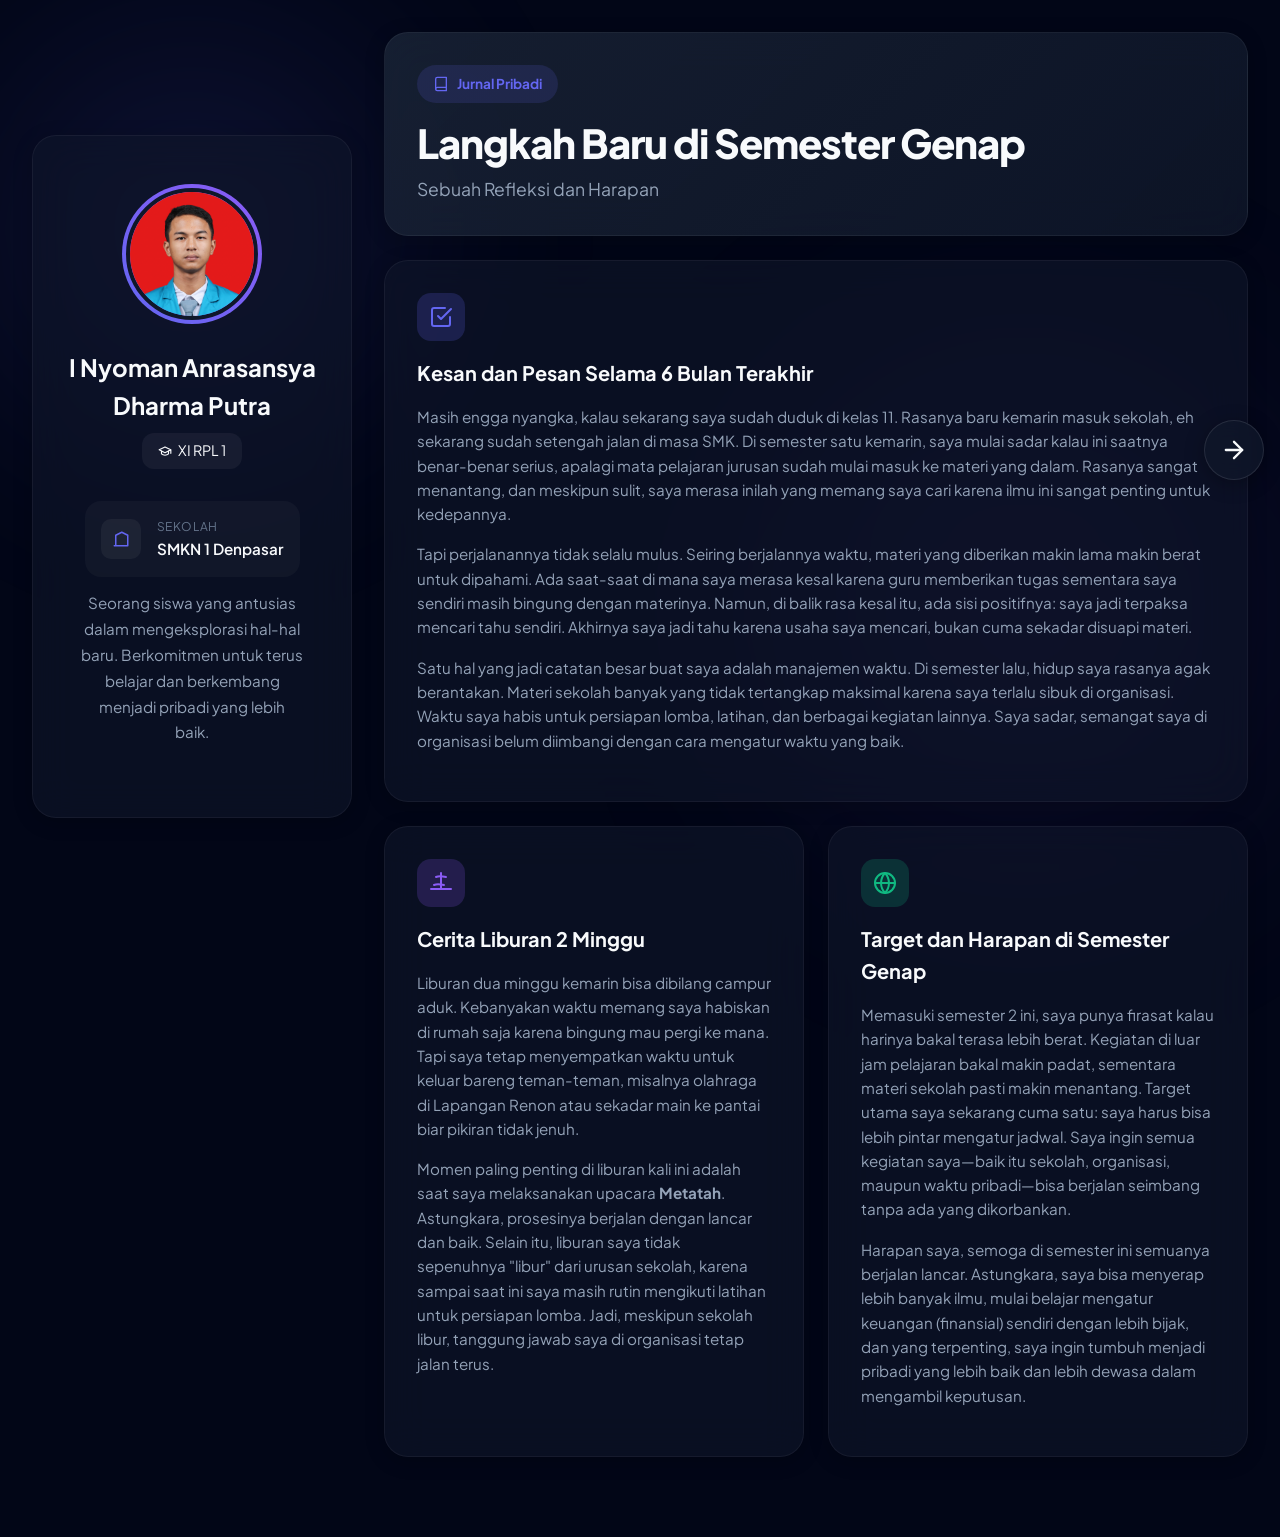
<file: index.html>
<!DOCTYPE html>
<html lang="id">
<head>
    <meta charset="UTF-8">
    <meta name="viewport" content="width=device-width, initial-scale=1.0">
    <title>Refleksi & Resolusi | Anrasansya</title>
    <link href="https://fonts.googleapis.com/css2?family=Plus+Jakarta+Sans:wght@300;400;500;600;700;800&display=swap" rel="stylesheet">
    <link rel="stylesheet" href="style.css">
</head>
<body>

    <!-- Background Elements -->
    <div class="bg-glow-1"></div>
    <div class="bg-glow-2"></div>

    <div class="bento-container">
        
        <!-- Profile Card (Sidebar / Fixed Width) -->
        <aside class="bento-item profile-card fade-in">
            <div class="profile-header">
                <div class="profile-img-container">
                    <img src="Foto.png" alt="Anra Putra">
                </div>
                <h2>I Nyoman Anrasansya<br>Dharma Putra</h2>
                <div class="status-pill">
                    <svg xmlns="http://www.w3.org/2000/svg" width="14" height="14" viewBox="0 0 24 24" fill="none" stroke="currentColor" stroke-width="2" stroke-linecap="round" stroke-linejoin="round"><path d="M22 10v6M2 10l10-5 10 5-10 5z"></path><path d="M6 12v5c3 3 9 3 12 0v-5"></path></svg>
                    XI RPL 1
                </div>
            </div>
            
            <div class="profile-details">
                <div class="detail-row">
                    <div class="icon-box">
                        <svg xmlns="http://www.w3.org/2000/svg" width="18" height="18" viewBox="0 0 24 24" fill="none" stroke="currentColor" stroke-width="2" stroke-linecap="round" stroke-linejoin="round"><path d="M3 21h18M5 21V7l8-4 8 4v14H5z"></path></svg>
                    </div>
                    <div>
                        <span class="label">Sekolah</span>
                        <span class="value">SMKN 1 Denpasar</span>
                    </div>
                </div>
            </div>

            <p class="profile-bio">
                Seorang siswa yang antusias dalam mengeksplorasi hal-hal baru. Berkomitmen untuk terus belajar dan berkembang menjadi pribadi yang lebih baik.
            </p>
        </aside>

        <!-- Main Content Area -->
        <main class="content-grid">
            
            <!-- Hero Section -->
            <header class="bento-item hero-card fade-in">
                <div class="header-content">
                    <div class="badge">
                        <svg xmlns="http://www.w3.org/2000/svg" width="16" height="16" viewBox="0 0 24 24" fill="none" stroke="currentColor" stroke-width="2" stroke-linecap="round" stroke-linejoin="round"><path d="M4 19.5A2.5 2.5 0 0 1 6.5 17H20"></path><path d="M6.5 2H20v20H6.5A2.5 2.5 0 0 1 4 19.5v-15A2.5 2.5 0 0 1 6.5 2z"></path></svg>
                        <span>Jurnal Pribadi</span>
                    </div>
                    <h1>Langkah Baru di Semester Genap</h1>
                    <p>Sebuah Refleksi dan Harapan</p>
                </div>
            </header>

            <!-- Semester Ganjil (Wide) -->
            <section class="bento-item content-card ganjil fade-in">
                <div class="card-icon blue">
                    <svg xmlns="http://www.w3.org/2000/svg" width="24" height="24" viewBox="0 0 24 24" fill="none" stroke="currentColor" stroke-width="2" stroke-linecap="round" stroke-linejoin="round"><polyline points="9 11 12 14 22 4"></polyline><path d="M21 12v7a2 2 0 0 1-2 2H5a2 2 0 0 1-2-2V5a2 2 0 0 1 2-2h11"></path></svg>
                </div>
                <h3>Kesan dan Pesan Selama 6 Bulan Terakhir</h3>
                <p>Masih engga nyangka, kalau sekarang saya sudah duduk di kelas 11. Rasanya baru kemarin masuk sekolah, eh sekarang sudah setengah jalan di masa SMK. Di semester satu kemarin, saya mulai sadar kalau ini saatnya benar-benar serius, apalagi mata pelajaran jurusan sudah mulai masuk ke materi yang dalam. Rasanya sangat menantang, dan meskipun sulit, saya merasa inilah yang memang saya cari karena ilmu ini sangat penting untuk kedepannya.</p>
                <p>Tapi perjalanannya tidak selalu mulus. Seiring berjalannya waktu, materi yang diberikan makin lama makin berat untuk dipahami. Ada saat-saat di mana saya merasa kesal karena guru memberikan tugas sementara saya sendiri masih bingung dengan materinya. Namun, di balik rasa kesal itu, ada sisi positifnya: saya jadi terpaksa mencari tahu sendiri. Akhirnya saya jadi tahu karena usaha saya mencari, bukan cuma sekadar disuapi materi.</p>
                <p>Satu hal yang jadi catatan besar buat saya adalah manajemen waktu. Di semester lalu, hidup saya rasanya agak berantakan. Materi sekolah banyak yang tidak tertangkap maksimal karena saya terlalu sibuk di organisasi. Waktu saya habis untuk persiapan lomba, latihan, dan berbagai kegiatan lainnya. Saya sadar, semangat saya di organisasi belum diimbangi dengan cara mengatur waktu yang baik.</p>
            </section>

            <!-- Liburan (Square) -->
            <section class="bento-item content-card liburan fade-in">
                <div class="card-icon purple">
                    <svg xmlns="http://www.w3.org/2000/svg" width="24" height="24" viewBox="0 0 24 24" fill="none" stroke="currentColor" stroke-width="2" stroke-linecap="round" stroke-linejoin="round"><path d="M2 18h20"></path><path d="M12 18V2"></path><path d="M7 6c2.5-1 5-1 10 0"></path><path d="M5 14c2.5-1 5-1 10 0"></path></svg>
                </div>
                <h3>Cerita Liburan 2 Minggu</h3>
                <p>Liburan dua minggu kemarin bisa dibilang campur aduk. Kebanyakan waktu memang saya habiskan di rumah saja karena bingung mau pergi ke mana. Tapi saya tetap menyempatkan waktu untuk keluar bareng teman-teman, misalnya olahraga di Lapangan Renon atau sekadar main ke pantai biar pikiran tidak jenuh.</p>
                <p>Momen paling penting di liburan kali ini adalah saat saya melaksanakan upacara <strong>Metatah</strong>. Astungkara, prosesinya berjalan dengan lancar dan baik. Selain itu, liburan saya tidak sepenuhnya "libur" dari urusan sekolah, karena sampai saat ini saya masih rutin mengikuti latihan untuk persiapan lomba. Jadi, meskipun sekolah libur, tanggung jawab saya di organisasi tetap jalan terus.</p>
            </section>

            <!-- Resolusi (Square) -->
            <section class="bento-item content-card resolusi fade-in">
                <div class="card-icon green">
                    <svg xmlns="http://www.w3.org/2000/svg" width="24" height="24" viewBox="0 0 24 24" fill="none" stroke="currentColor" stroke-width="2" stroke-linecap="round" stroke-linejoin="round"><circle cx="12" cy="12" r="10"></circle><line x1="2" y1="12" x2="22" y2="12"></line><path d="M12 2a15.3 15.3 0 0 1 4 10 15.3 15.3 0 0 1-4 10 15.3 15.3 0 0 1-4-10 15.3 15.3 0 0 1 4-10z"></path></svg>
                </div>
                <h3>Target dan Harapan di Semester Genap</h3>
                <p>Memasuki semester 2 ini, saya punya firasat kalau harinya bakal terasa lebih berat. Kegiatan di luar jam pelajaran bakal makin padat, sementara materi sekolah pasti makin menantang. Target utama saya sekarang cuma satu: saya harus bisa lebih pintar mengatur jadwal. Saya ingin semua kegiatan saya—baik itu sekolah, organisasi, maupun waktu pribadi—bisa berjalan seimbang tanpa ada yang dikorbankan.</p>
                <p>Harapan saya, semoga di semester ini semuanya berjalan lancar. Astungkara, saya bisa menyerap lebih banyak ilmu, mulai belajar mengatur keuangan (finansial) sendiri dengan lebih bijak, dan yang terpenting, saya ingin tumbuh menjadi pribadi yang lebih baik dan lebih dewasa dalam mengambil keputusan.</p>
            </section>
        </main>

    </div>

    <!-- Floating Navigation -->
    <a href="index1.html" class="floating-nav next" title="Halaman Selanjutnya">
        <svg xmlns="http://www.w3.org/2000/svg" width="28" height="28" viewBox="0 0 24 24" fill="none" stroke="currentColor" stroke-width="2" stroke-linecap="round" stroke-linejoin="round"><path d="M5 12h14"></path><path d="m12 5 7 7-7 7"></path></svg>
    </a>

    <footer>
        <!-- <p>&copy; 2026 Developed by Anra Putra</p> -->
    </footer>

    <script src="script.js"></script>
</body>
</html>
</file>
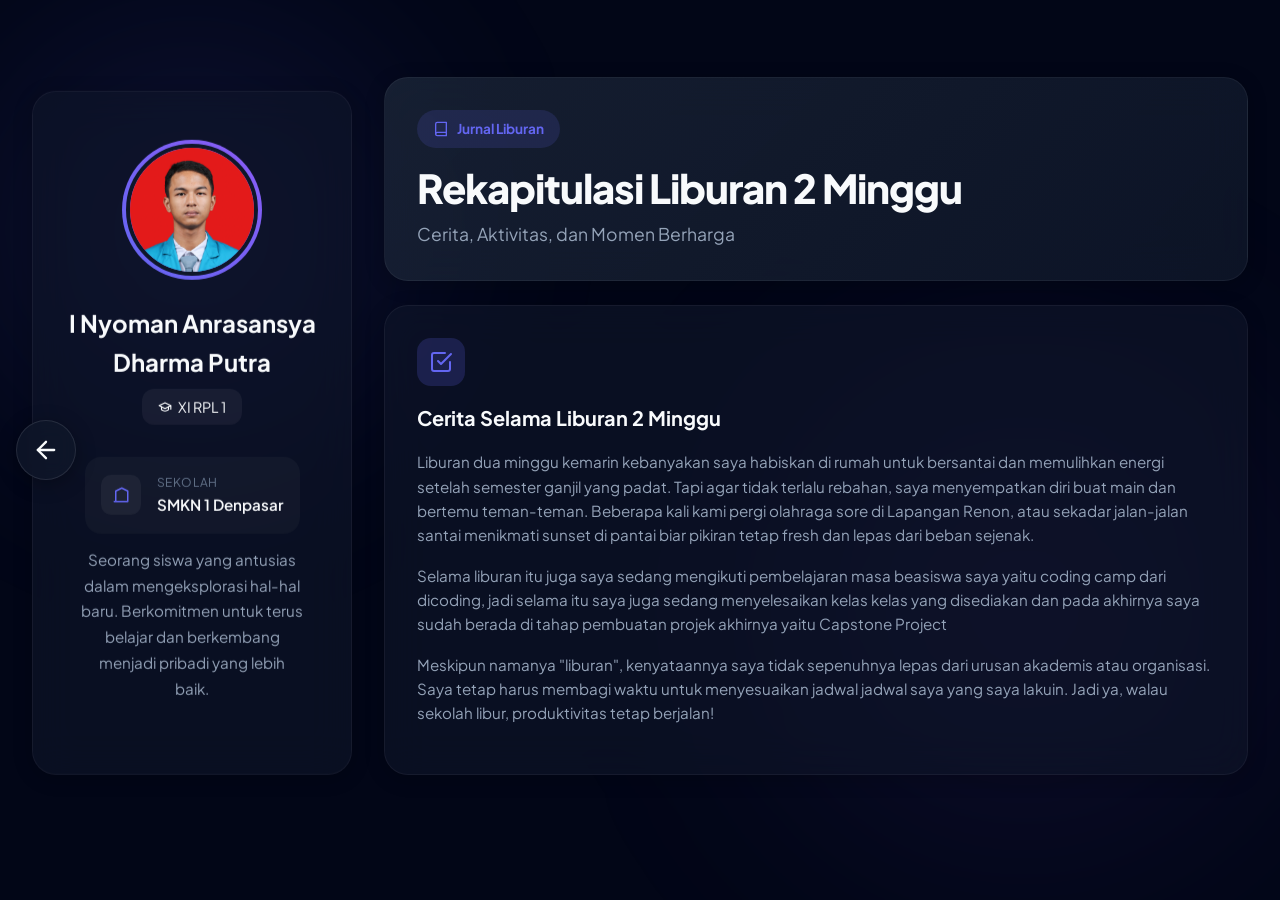
<file: index1.html>
<!DOCTYPE html>
<html lang="id">
<head>
    <meta charset="UTF-8">
    <meta name="viewport" content="width=device-width, initial-scale=1.0">
    <title>Jurnal Liburan | Anrasansya</title>
    <link href="https://fonts.googleapis.com/css2?family=Plus+Jakarta+Sans:wght@300;400;500;600;700;800&display=swap" rel="stylesheet">
    <link rel="stylesheet" href="style.css">
</head>
<body>

    <!-- Background Elements -->
    <div class="bg-glow-1"></div>
    <div class="bg-glow-2"></div>

    <div class="bento-container">
        
        <!-- Profile Card (Sidebar / Fixed Width) -->
        <aside class="bento-item profile-card fade-in">
            <div class="profile-header">
                <div class="profile-img-container">
                    <img src="Foto.png" alt="Anra Putra">
                </div>
                <h2>I Nyoman Anrasansya<br>Dharma Putra</h2>
                <div class="status-pill">
                    <svg xmlns="http://www.w3.org/2000/svg" width="14" height="14" viewBox="0 0 24 24" fill="none" stroke="currentColor" stroke-width="2" stroke-linecap="round" stroke-linejoin="round"><path d="M22 10v6M2 10l10-5 10 5-10 5z"></path><path d="M6 12v5c3 3 9 3 12 0v-5"></path></svg>
                    XI RPL 1
                </div>
            </div>
            
            <div class="profile-details">
                <div class="detail-row">
                    <div class="icon-box">
                        <svg xmlns="http://www.w3.org/2000/svg" width="18" height="18" viewBox="0 0 24 24" fill="none" stroke="currentColor" stroke-width="2" stroke-linecap="round" stroke-linejoin="round"><path d="M3 21h18M5 21V7l8-4 8 4v14H5z"></path></svg>
                    </div>
                    <div>
                        <span class="label">Sekolah</span>
                        <span class="value">SMKN 1 Denpasar</span>
                    </div>
                </div>
            </div>

            <p class="profile-bio">
                Seorang siswa yang antusias dalam mengeksplorasi hal-hal baru. Berkomitmen untuk terus belajar dan berkembang menjadi pribadi yang lebih baik.
            </p>
        </aside>

        <!-- Main Content Area -->
        <main class="content-grid">
            
            <!-- Hero Section -->
            <header class="bento-item hero-card fade-in">
                <div class="header-content">
                    <div class="badge">
                        <svg xmlns="http://www.w3.org/2000/svg" width="16" height="16" viewBox="0 0 24 24" fill="none" stroke="currentColor" stroke-width="2" stroke-linecap="round" stroke-linejoin="round"><path d="M4 19.5A2.5 2.5 0 0 1 6.5 17H20"></path><path d="M6.5 2H20v20H6.5A2.5 2.5 0 0 1 4 19.5v-15A2.5 2.5 0 0 1 6.5 2z"></path></svg>
                        <span>Jurnal Liburan</span>
                    </div>
                    <h1>Rekapitulasi Liburan 2 Minggu</h1>
                    <p>Cerita, Aktivitas, dan Momen Berharga</p>
                </div>
            </header>

            <!-- Cerita Liburan Keseluruhan (Single Container) -->
            <section class="bento-item content-card fade-in" style="grid-column: 1 / -1;">
                <div class="card-icon blue">
                    <svg xmlns="http://www.w3.org/2000/svg" width="24" height="24" viewBox="0 0 24 24" fill="none" stroke="currentColor" stroke-width="2" stroke-linecap="round" stroke-linejoin="round"><polyline points="9 11 12 14 22 4"></polyline><path d="M21 12v7a2 2 0 0 1-2 2H5a2 2 0 0 1-2-2V5a2 2 0 0 1 2-2h11"></path></svg>
                </div>
                <h3>Cerita Selama Liburan 2 Minggu</h3>
                <p>Liburan dua minggu kemarin kebanyakan saya habiskan di rumah untuk bersantai dan memulihkan energi setelah semester ganjil yang padat. Tapi agar tidak terlalu rebahan, saya menyempatkan diri buat main dan bertemu teman-teman. Beberapa kali kami pergi olahraga sore di Lapangan Renon, atau sekadar jalan-jalan santai menikmati sunset di pantai biar pikiran tetap fresh dan lepas dari beban sejenak.</p>
                <p>Selama liburan itu juga saya sedang mengikuti pembelajaran masa beasiswa saya yaitu coding camp dari dicoding, jadi selama itu saya juga sedang menyelesaikan kelas kelas yang disediakan dan pada akhirnya saya sudah berada di tahap pembuatan projek akhirnya yaitu Capstone Project</p>
                <p>Meskipun namanya "liburan", kenyataannya saya tidak sepenuhnya lepas dari urusan akademis atau organisasi. Saya tetap harus membagi waktu untuk menyesuaikan jadwal jadwal saya yang saya lakuin. Jadi ya, walau sekolah libur, produktivitas tetap berjalan!</p>
            </section>
        </main>

    </div>

    <!-- Floating Navigation -->
    <a href="index.html" class="floating-nav prev" title="Halaman Sebelumnya">
        <svg xmlns="http://www.w3.org/2000/svg" width="28" height="28" viewBox="0 0 24 24" fill="none" stroke="currentColor" stroke-width="2" stroke-linecap="round" stroke-linejoin="round"><path d="m12 19-7-7 7-7"></path><path d="M19 12H5"></path></svg>
    </a>

    <footer>
        <!-- <p>&copy; 2026 Developed by Anra Putra</p> -->
    </footer>

    <script src="script.js"></script>
</body>
</html>
</file>
<file: style.css>
:root {
    /* STRICT DARK MODE PALETTE - No Light Mode Variables */
    
    /* Backgrounds */
    --bg-main: #020617; /* Very Dark Slate */
    --bg-card: #0f172a; /* Slate 900 */
    --bg-card-hover: #1e293b; /* Slate 800 */
    
    /* Accents */
    --accent-blue: #6366f1; /* Indigo 500 */
    --accent-purple: #8b5cf6; /* Violet 500 */
    --accent-green: #10b981; /* Emerald 500 */
    --accent-glow: rgba(99, 102, 241, 0.15);
    
    /* Text */
    --text-primary: #f8fafc; /* Slate 50 */
    --text-secondary: #94a3b8; /* Slate 400 */
    --text-muted: #64748b; /* Slate 500 */
    
    /* Borders & Glass */
    --glass-border: 1px solid rgba(255, 255, 255, 0.05);
    --glass-highlight: 1px solid rgba(255, 255, 255, 0.1);
}

* {
    margin: 0;
    padding: 0;
    box-sizing: border-box;
}

body {
    font-family: 'Plus Jakarta Sans', sans-serif;
    background-color: var(--bg-main);
    color: var(--text-secondary);
    line-height: 1.6;
    min-height: 100vh;
    padding: 2rem;
    display: flex;
    flex-direction: column;
    justify-content: center;
    position: relative;
    overflow-x: hidden;
}

/* Background Ambient Glows */
.bg-glow-1 {
    position: fixed;
    top: -10%;
    left: -10%;
    width: 50vw;
    height: 50vw;
    background: radial-gradient(circle, rgba(99,102,241,0.15) 0%, rgba(0,0,0,0) 70%);
    filter: blur(80px);
    z-index: -1;
    animation: float 20s infinite alternate;
}

.bg-glow-2 {
    position: fixed;
    bottom: -10%;
    right: -10%;
    width: 60vw;
    height: 60vw;
    background: radial-gradient(circle, rgba(139,92,246,0.1) 0%, rgba(0,0,0,0) 70%);
    filter: blur(100px);
    z-index: -1;
    animation: float-reverse 25s infinite alternate;
}

@keyframes float { 
    0% { transform: translate(0, 0); } 
    100% { transform: translate(50px, 50px); } 
}
@keyframes float-reverse { 
    0% { transform: translate(0, 0); } 
    100% { transform: translate(-50px, -30px); } 
}

/* BENTO GRID LAYOUT */
.bento-container {
    max-width: 1300px;
    margin: 0 auto;
    display: grid;
    grid-template-columns: 320px 1fr; /* Fixed Sidebar + Content */
    gap: 2rem;
    align-items: start; /* Prevents sidebar stretching */
}

.content-grid {
    display: grid;
    grid-template-columns: 1fr 1fr;
    gap: 1.5rem;
}

/* Base Card Style */
.bento-item {
    background: rgba(15, 23, 42, 0.6); /* Semi-transparent */
    backdrop-filter: blur(20px);
    -webkit-backdrop-filter: blur(20px);
    border-radius: 24px;
    border: var(--glass-border);
    padding: 2rem;
    transition: all 0.4s cubic-bezier(0.175, 0.885, 0.32, 1.275);
    position: relative;
    overflow: hidden;
    box-shadow: 0 4px 20px rgba(0,0,0,0.2);
}

.bento-item:hover {
    background: var(--bg-card-hover);
    border: var(--glass-highlight);
    transform: translateY(-5px);
    box-shadow: 0 20px 40px rgba(0,0,0,0.4);
}

/* Specific Areas */

/* 1. Header/Hero */
.hero-card {
    grid-column: 1 / -1; /* Spans full width of content grid */
    background: linear-gradient(135deg, rgba(30, 41, 59, 0.7) 0%, rgba(15, 23, 42, 0.8) 100%);
    display: flex;
    flex-direction: column;
    justify-content: center;
}

.badge {
    display: inline-flex;
    align-items: center;
    gap: 0.5rem;
    background: rgba(99,102,241,0.15);
    color: var(--accent-blue);
    padding: 0.5rem 1rem;
    border-radius: 50px;
    font-size: 0.85rem;
    font-weight: 700;
    margin-bottom: 1rem;
    width: fit-content;
}

.header-content h1 {
    font-size: 2.5rem;
    color: var(--text-primary);
    font-weight: 800;
    line-height: 1.2;
    margin-bottom: 0.5rem;
    letter-spacing: -1px;
}

.header-content p {
    font-size: 1.1rem;
    color: var(--text-secondary);
    max-width: 600px;
}

/* 2. Profile Sidebar */
.profile-card {
    /* No Grid Column assignment needed as it falls naturally into col 1 */
    text-align: center;
    display: flex;
    flex-direction: column;
    align-items: center;
    position: sticky;
    top: 15vh;
    padding: 3rem 2rem;
    height: auto; /* Fixes the stretching bug */
}

.profile-img-container {
    width: 140px;
    height: 140px;
    background: linear-gradient(45deg, var(--accent-blue), var(--accent-purple));
    border-radius: 50%;
    padding: 4px;
    margin: 0 auto 1.5rem;
}

.profile-img-container img {
    width: 100%;
    height: 100%;
    border-radius: 50%;
    object-fit: cover;
    border: 4px solid var(--bg-card);
}

.profile-header h2 {
    color: var(--text-primary);
    font-size: 1.5rem;
    font-weight: 700;
    margin-bottom: 0.5rem;
}

.status-pill {
    display: inline-flex;
    align-items: center;
    gap: 0.4rem;
    background: rgba(255,255,255,0.05);
    padding: 0.4rem 1rem;
    border-radius: 12px;
    font-size: 0.9rem;
    color: var(--text-primary);
    margin-bottom: 2rem;
}

.profile-bio {
    color: var(--text-secondary);
    font-size: 0.95rem;
    line-height: 1.7;
    margin-bottom: 1.5rem;
    padding: 0 1rem;
    max-width: 280px;
}

.detail-row {
    display: flex;
    align-items: center;
    gap: 1rem;
    padding: 1rem;
    background: rgba(255,255,255,0.03);
    border-radius: 16px;
    margin-bottom: 0.8rem;
    text-align: left;
}

.icon-box {
    width: 40px;
    height: 40px;
    background: rgba(255,255,255,0.05);
    border-radius: 10px;
    display: flex;
    align-items: center;
    justify-content: center;
    color: var(--accent-blue);
}

.detail-row .label {
    display: block;
    font-size: 0.75rem;
    text-transform: uppercase;
    letter-spacing: 0.05em;
    color: var(--text-muted);
}

.detail-row .value {
    color: var(--text-primary);
    font-weight: 600;
    font-size: 0.95rem;
}

.tags-container {
    display: flex;
    gap: 0.5rem;
    justify-content: center;
}

.tag {
    display: flex;
    align-items: center;
    gap: 0.3rem;
    background: var(--bg-main);
    border: 1px solid rgba(255,255,255,0.1);
    padding: 0.4rem 0.8rem;
    border-radius: 50px;
    font-size: 0.8rem;
    color: var(--text-secondary);
}

/* 3. Content Cards */
.content-card h3 {
    color: var(--text-primary);
    font-size: 1.25rem;
    margin-bottom: 1rem;
    margin-top: 1rem;
}

.content-card p {
    font-size: 0.95rem;
    margin-bottom: 1rem;
}

.card-icon {
    width: 48px;
    height: 48px;
    border-radius: 14px;
    display: flex;
    align-items: center;
    justify-content: center;
    margin-bottom: 0.5rem;
}

.card-icon.blue { background: rgba(99,102,241,0.2); color: var(--accent-blue); }
.card-icon.purple { background: rgba(139,92,246,0.2); color: var(--accent-purple); }
.card-icon.green { background: rgba(16,185,129,0.2); color: var(--accent-green); }

/* Ganjil: Full Width of right section */
.ganjil {
    grid-column: 1 / -1;
}

/* Liburan & Resolusi: Side by Side */
.liburan {
    grid-column: 1 / 2;
}
.resolusi {
    grid-column: 2 / 3;
}


/* Footer */
footer {
    text-align: center;
    margin-top: 3rem;
    font-size: 0.85rem;
    color: var(--text-muted);
}

/* Animations */
.fade-in {
    opacity: 0;
    transform: translateY(20px);
    transition: all 0.6s ease-out;
}
.fade-in.appear {
    opacity: 1;
    transform: translateY(0);
}

/* Responsive */
@media (max-width: 900px) {
    .bento-container {
        grid-template-columns: 1fr;
        grid-template-rows: auto;
    }

    .hero-card, .profile-card, .ganjil, .liburan, .resolusi {
        grid-column: 1 / -1;
    }
    
    .content-grid {
        grid-template-columns: 1fr;
    }

    .header-content h1 {
        font-size: 2rem;
    }
}

/* Floating Navigation Buttons */
.floating-nav {
    position: fixed;
    top: 50%;
    transform: translateY(-50%);
    width: 60px;
    height: 60px;
    background: rgba(15, 23, 42, 0.8);
    backdrop-filter: blur(10px);
    -webkit-backdrop-filter: blur(10px);
    border: var(--glass-highlight);
    border-radius: 50%;
    display: flex;
    align-items: center;
    justify-content: center;
    color: var(--text-primary);
    text-decoration: none;
    box-shadow: 0 4px 20px rgba(0,0,0,0.3);
    transition: all 0.3s ease;
    z-index: 100;
}

.floating-nav:hover {
    background: var(--bg-card-hover);
    color: var(--text-primary);
    transform: translateY(-50%);
}

.floating-nav.next {
    right: 2rem;
}

.floating-nav.prev {
    left: 2rem;
}

@media (max-width: 1400px) {
    .floating-nav.next { right: 1rem; }
    .floating-nav.prev { left: 1rem; }
}

@media (max-width: 900px) {
    .floating-nav {
        width: 45px;
        height: 45px;
    }
    .floating-nav.next { right: 0.5rem; }
    .floating-nav.prev { left: 0.5rem; }
}
</file>
